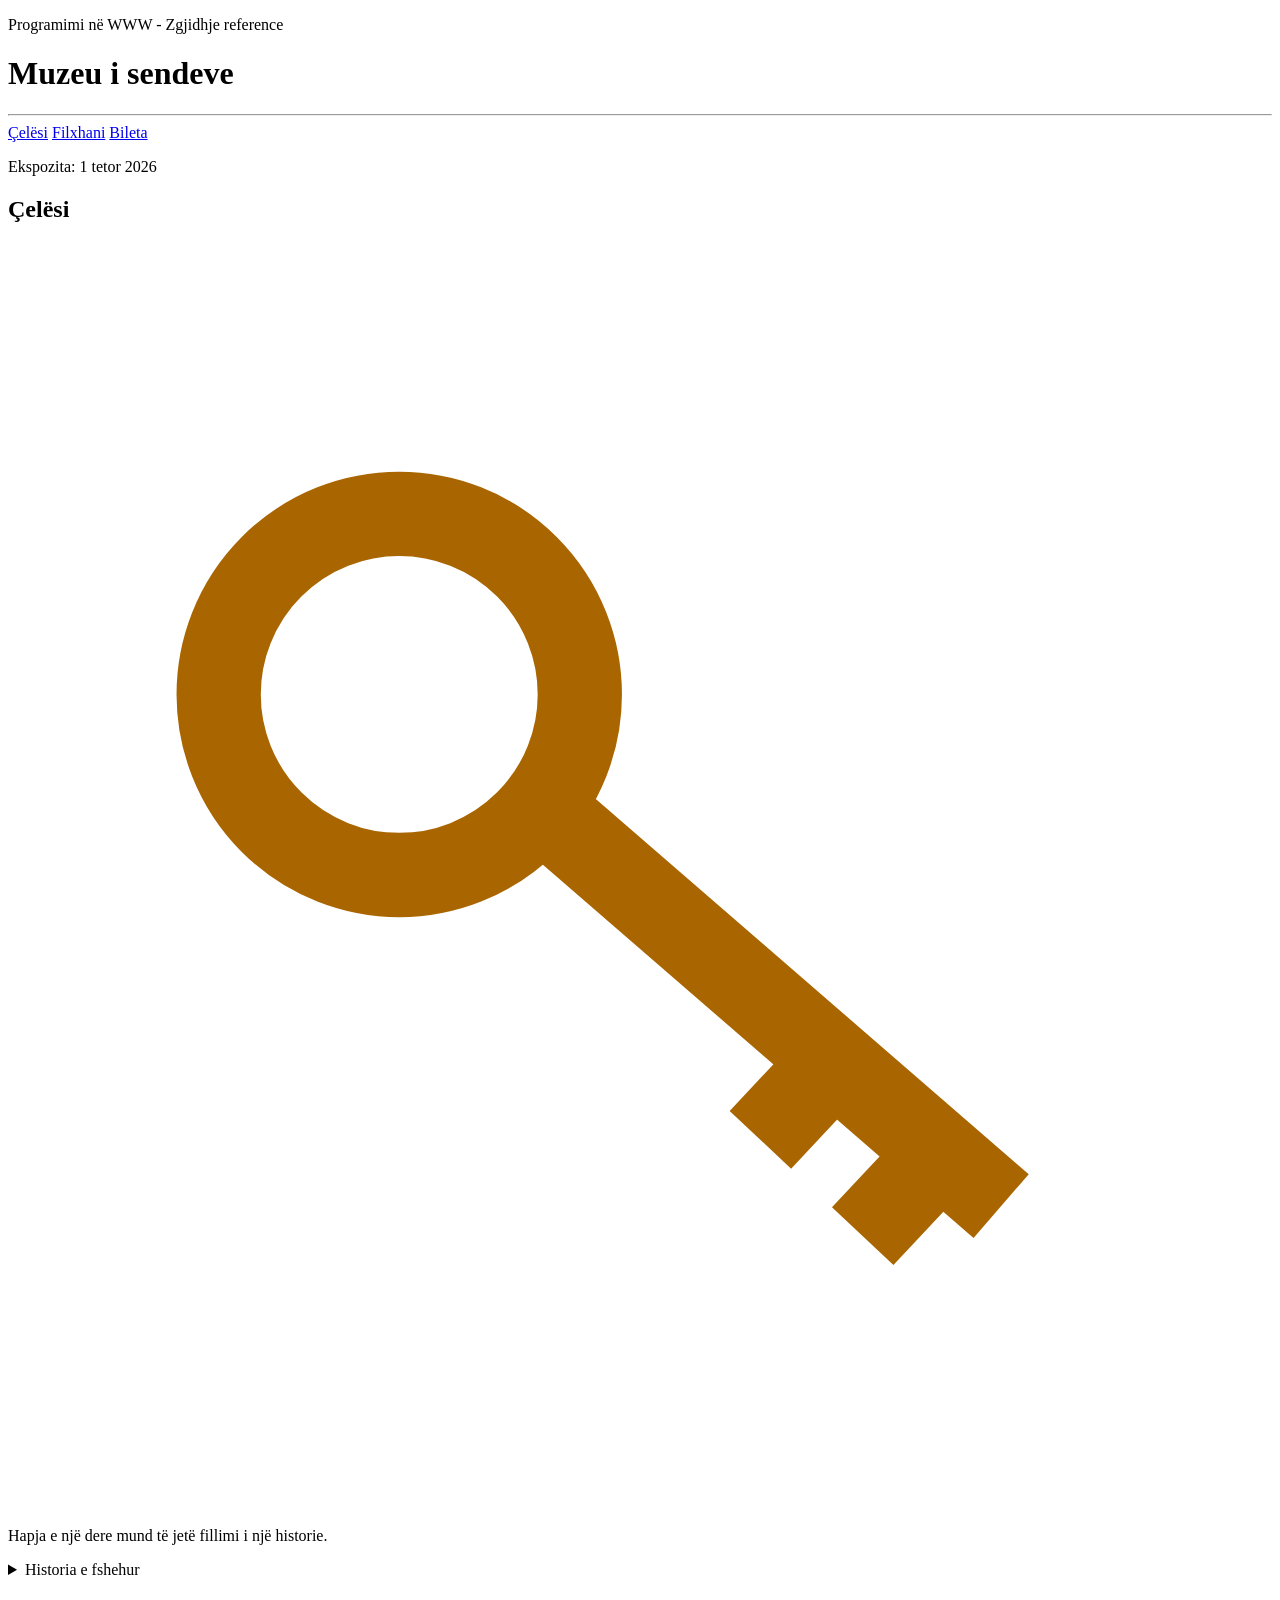
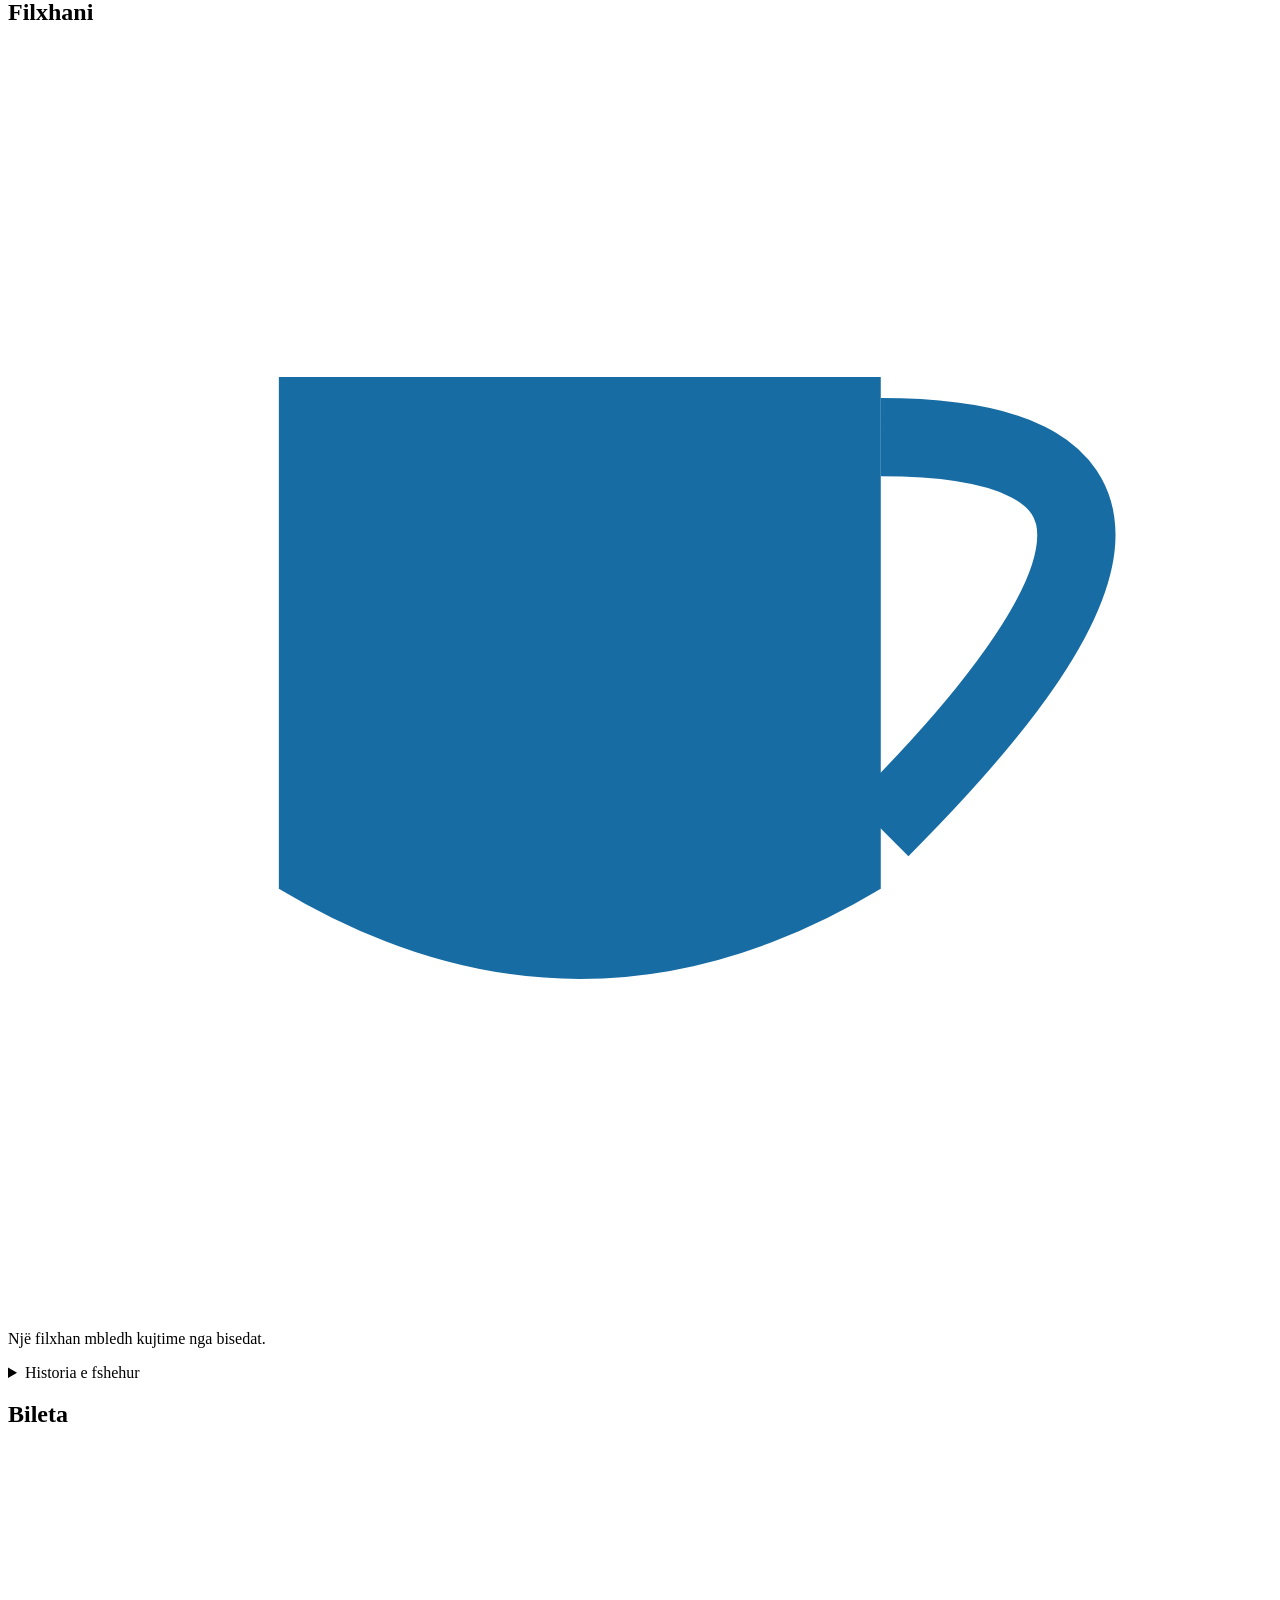
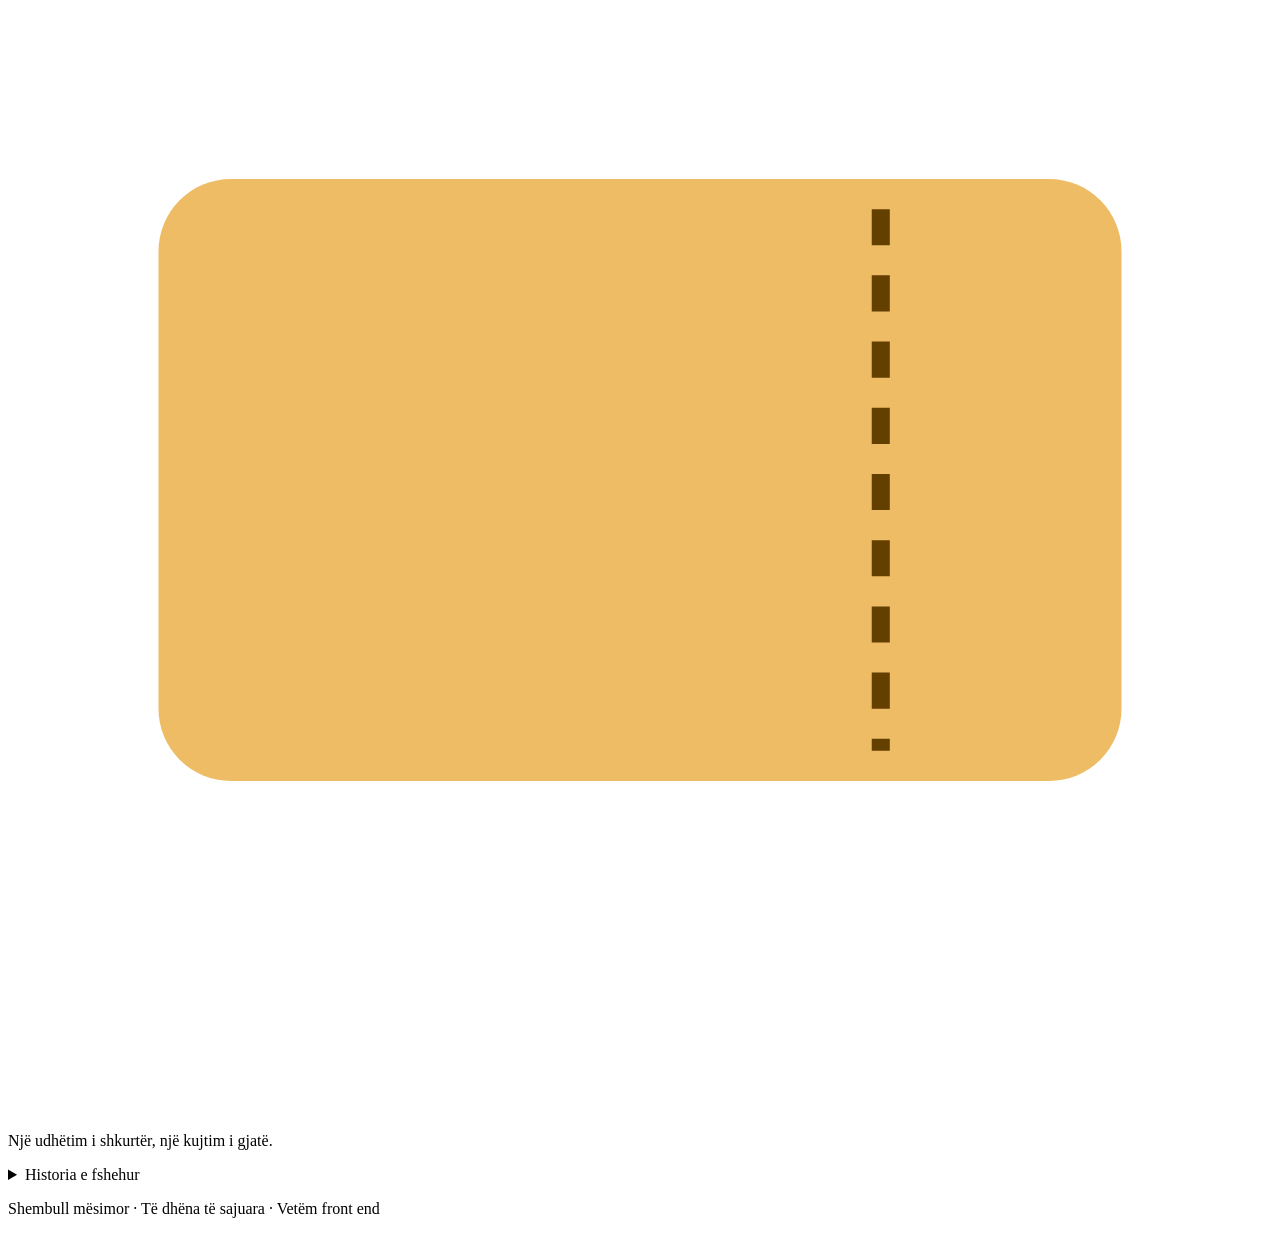
<file: JAVA2/index.html>
<!DOCTYPE html>
<html lang="sq">

<head>
    <meta charset="UTF-8">
    <title>Muzeu i sendeve</title>
</head>

<body>
    <p>Programimi në WWW - Zgjidhje reference</p>
    <h1>Muzeu i sendeve</h1>
    <hr>
    <nav>
        <a href="#celesi">Çelësi</a>
        <a href="#filxhani">Filxhani</a>
        <a href="#bileta">Bileta</a>
    </nav>

    <p>Ekspozita: 1 tetor 2026</p>
    <section id="celesi">

        <h2>Çelësi</h2>

        <img src="celesi.svg" alt="Çelësi">

        <p>
            Hapja e një dere mund të jetë fillimi i një historie.
        </p>

        <details>
            <summary>Historia e fshehur</summary>
            <p>
                Historia e çelësit.
            </p>
        </details>

    </section>
    <section id="filxhani">

        <h2>Filxhani</h2>

        <img src="filxhani.svg" alt="Filxhani">
        <p>
            Një filxhan mbledh kujtime nga bisedat.
        </p>
        <details>
            <summary>Historia e fshehur</summary>
            <p>
                Historia e filxhanit.
            </p>
        </details>
    </section>
    <section id="bileta">

        <h2>Bileta</h2>

        <img src="bileta.svg" alt="Bileta">

        <p>
            Një udhëtim i shkurtër, një kujtim i gjatë.
        </p>

        <details>
            <summary>Historia e fshehur</summary>
            <p>
                Historia e biletës.
            </p>
        </details>

    </section>
    <footer>
        <p>Shembull mësimor · Të dhëna të sajuara · Vetëm front end</p>
    </footer>

</body>

</html>
</file>
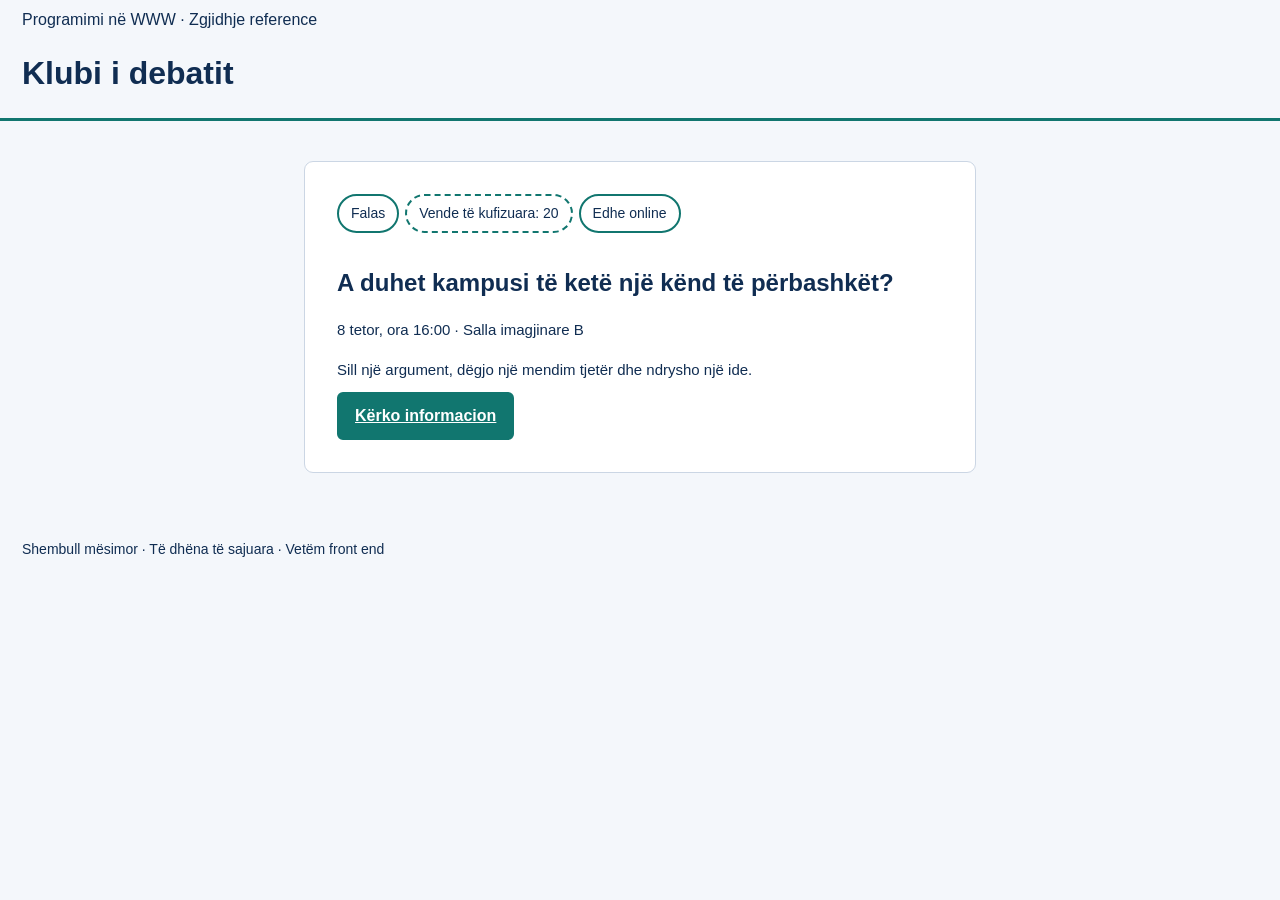
<file: JAVA3/index.html>
<!DOCTYPE html>
<html lang="sq">
<head>
    <meta charset="UTF-8">
    <meta name="viewport" content="width=device-width, initial-scale=1.0">
    <title>Klubi i debatit</title>
    <link rel="stylesheet" href="style.css">
</head>

<body>

    <header class="site-header">
        <p class="reference">
            Programimi në WWW · Zgjidhje reference
        </p>

        <h1>Klubi i debatit</h1>
    </header>


    <main class="main-content">

        <article class="debate-card">

            <div class="tags">
                <span class="tag tag-free">Falas</span>

                <span class="tag tag-limited">
                    Vende të kufizuara: 20
                </span>

                <span class="tag tag-online">
                    Edhe online
                </span>
            </div>


            <h2>
                A duhet kampusi të ketë një kënd të përbashkët?
            </h2>


            <p class="event-details">
                8 tetor, ora 16:00 · Salla imagjinare B
            </p>


            <p class="description">
                Sill një argument, dëgjo një mendim tjetër dhe ndrysho një ide.
            </p>


            <a class="register-link" href="#regjistrimi">
                Kërko informacion
            </a>

        </article>

    </main>


    <footer class="site-footer">
        Shembull mësimor · Të dhëna të sajuara · Vetëm front end
    </footer>

</body>
</html>
</file>
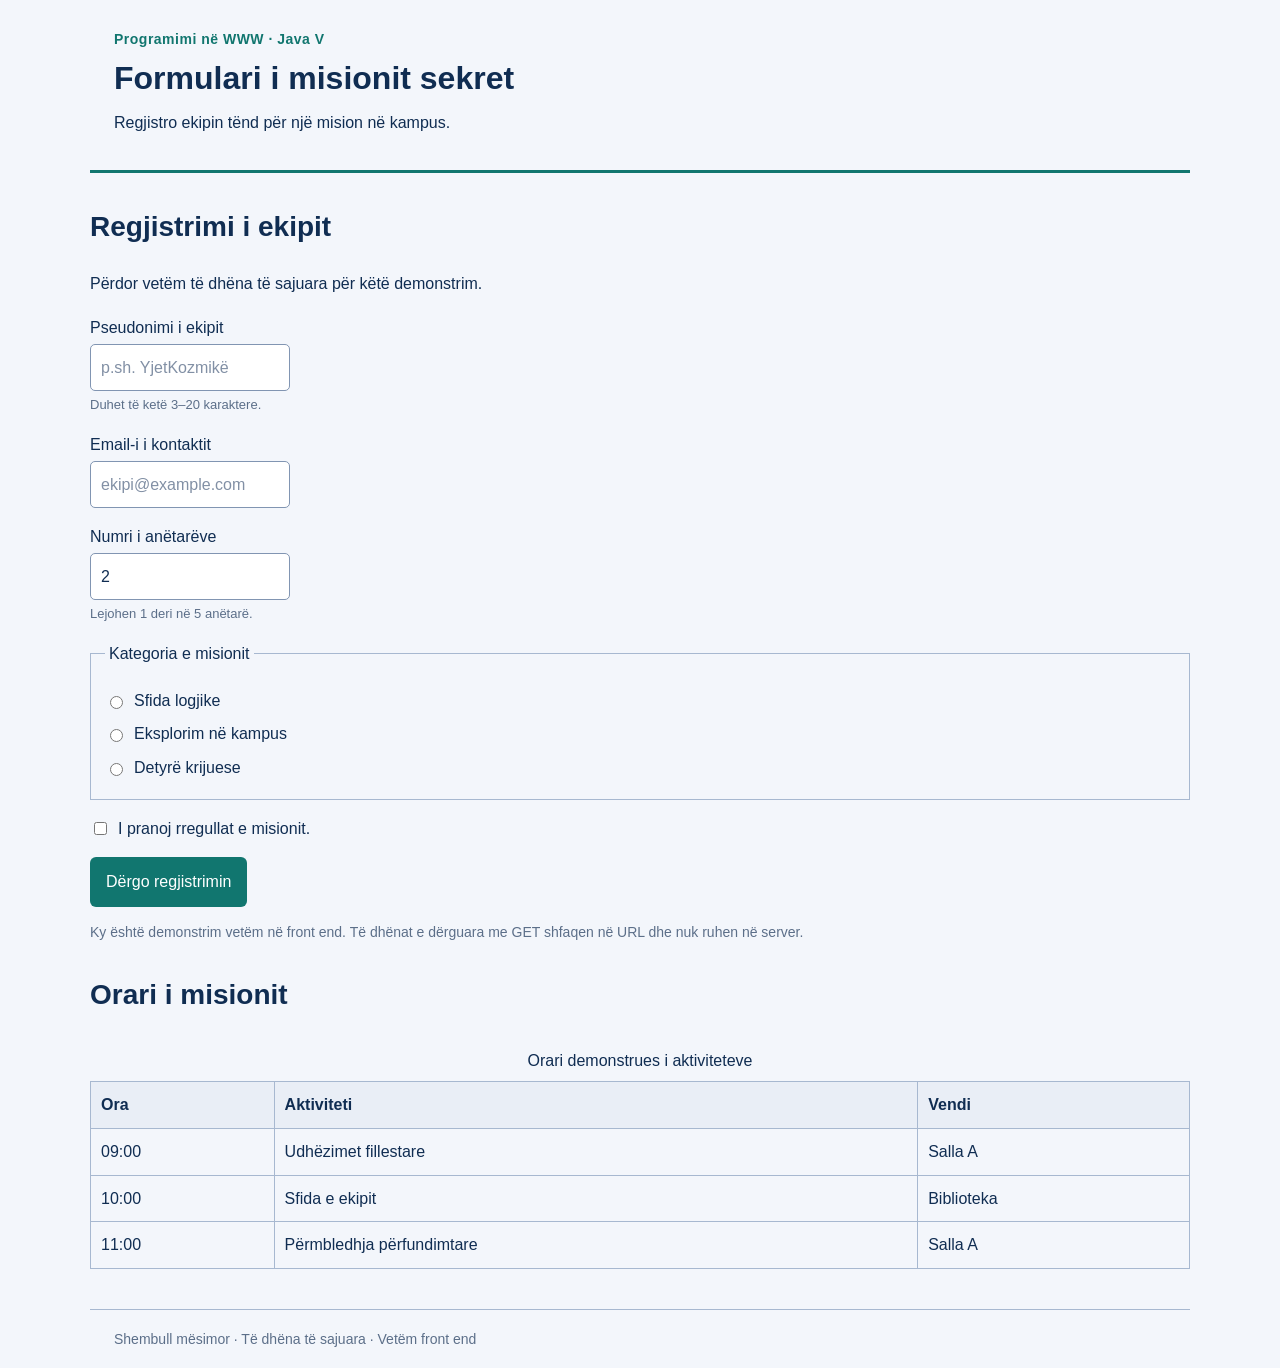
<file: JAVA5/index.html>
<!doctype html>
<html lang="sq">
<head>
  <meta charset="UTF-8">
  <meta name="viewport" content="width=device-width, initial-scale=1">
  <title>Formulari i misionit sekret</title>
  <link rel="stylesheet" href="style.css">
</head>
<body>
  <a class="skip" href="#main">Kalo te përmbajtja</a>
  <header class="site-header">
    <p class="eyebrow">Programimi në WWW · Java V</p>
    <h1>Formulari i misionit sekret</h1>
    <p>Regjistro ekipin tënd për një mision në kampus.</p>
  </header>

  <main id="main" class="layout">
    <section class="panel" aria-labelledby="form-title">
      <h2 id="form-title">Regjistrimi i ekipit</h2>
      <p class="muted">Përdor vetëm të dhëna të sajuara për këtë demonstrim.</p>
      <form action="pranuar.html" method="get">
        <div class="field">
          <label for="nickname">Pseudonimi i ekipit</label>
          <input id="nickname" name="pseudonimi" type="text" minlength="3" maxlength="20" required autocomplete="off" placeholder="p.sh. YjetKozmikë">
          <small>Duhet të ketë 3–20 karaktere.</small>
        </div>

        <div class="field">
          <label for="email">Email-i i kontaktit</label>
          <input id="email" name="email" type="email" required autocomplete="off" placeholder="ekipi@example.com">
        </div>

        <div class="field">
          <label for="members">Numri i anëtarëve</label>
          <input id="members" name="anetaret" type="number" min="1" max="5" required value="2">
          <small>Lejohen 1 deri në 5 anëtarë.</small>
        </div>

        <fieldset class="field">
          <legend>Kategoria e misionit</legend>
          <label class="choice"><input type="radio" name="kategoria" value="logjike" required> Sfida logjike</label>
          <label class="choice"><input type="radio" name="kategoria" value="eksplorim"> Eksplorim në kampus</label>
          <label class="choice"><input type="radio" name="kategoria" value="krijuese"> Detyrë krijuese</label>
        </fieldset>

        <div class="field">
          <label class="choice"><input type="checkbox" name="rregullat" value="pranuar" required> I pranoj rregullat e misionit.</label>
        </div>

        <button type="submit">Dërgo regjistrimin</button>
        <p class="note">Ky është demonstrim vetëm në front end. Të dhënat e dërguara me GET shfaqen në URL dhe nuk ruhen në server.</p>
      </form>
    </section>

    <section class="panel" aria-labelledby="schedule-title">
      <h2 id="schedule-title">Orari i misionit</h2>
      <div class="table-wrap">
        <table>
          <caption>Orari demonstrues i aktiviteteve</caption>
          <thead>
            <tr><th scope="col">Ora</th><th scope="col">Aktiviteti</th><th scope="col">Vendi</th></tr>
          </thead>
          <tbody>
            <tr><td>09:00</td><td>Udhëzimet fillestare</td><td>Salla A</td></tr>
            <tr><td>10:00</td><td>Sfida e ekipit</td><td>Biblioteka</td></tr>
            <tr><td>11:00</td><td>Përmbledhja përfundimtare</td><td>Salla A</td></tr>
          </tbody>
        </table>
      </div>
    </section>
  </main>
  <footer class="site-footer">Shembull mësimor · Të dhëna të sajuara · Vetëm front end</footer>
</body>
</html>
</file>
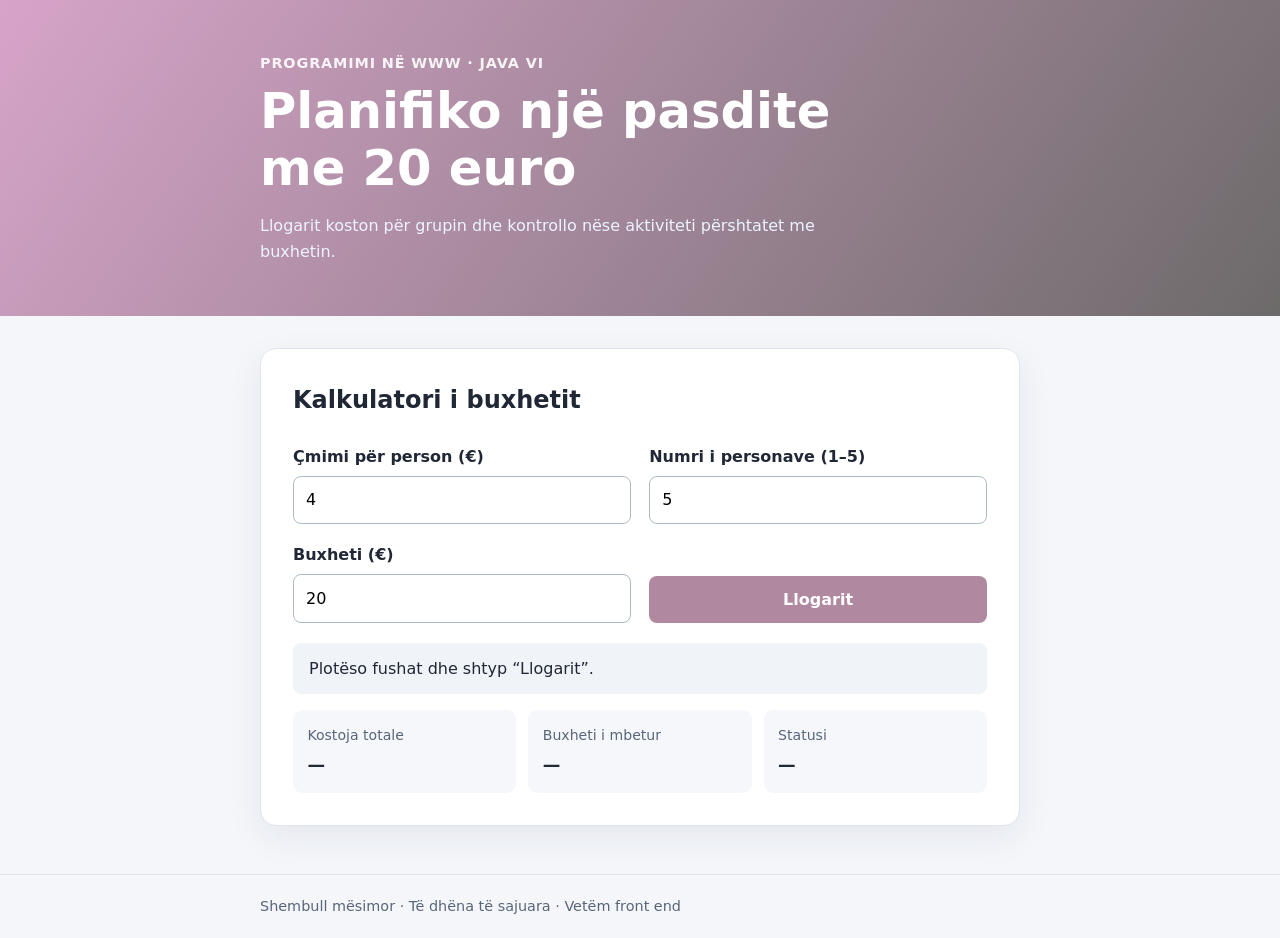
<file: JAVA6/index.html>
<!doctype html>
<html lang="sq">
<head>
  <meta charset="UTF-8">
  <meta name="viewport" content="width=device-width, initial-scale=1">
  <meta name="description" content="Kalkulator i thjeshtë për planifikimin e një pasditeje me buxhet të kufizuar.">
  <title>Planifiko një pasdite me 20 euro</title>
  <link rel="stylesheet" href="style.css">
  <script type="module" src="app.js"></script>
</head>
<body>
  <a class="skip-link" href="#main">Kalo te përmbajtja</a>

  <header class="site-header">
    <div class="container">
      <p class="eyebrow">Programimi në WWW · Java VI</p>
      <h1>Planifiko një pasdite me 20 euro</h1>
      <p class="intro">Llogarit koston për grupin dhe kontrollo nëse aktiviteti përshtatet me buxhetin.</p>
    </div>
  </header>

  <main id="main" class="container">
    <section class="calculator" aria-labelledby="form-title">
      <h2 id="form-title">Kalkulatori i buxhetit</h2>
      <form id="budget-form">
        <div class="field">
          <label for="price">Çmimi për person (€)</label>
          <input id="price" name="price" type="number" min="0" step="0.01" value="4" required>
        </div>
        <div class="field">
          <label for="people">Numri i personave (1–5)</label>
          <input id="people" name="people" type="number" min="1" max="5" step="1" value="5" required>
        </div>
        <div class="field">
          <label for="budget">Buxheti (€)</label>
          <input id="budget" name="budget" type="number" min="0" step="0.01" value="20" required>
        </div>
        <button type="submit">Llogarit</button>
      </form>

      <p id="message" class="message" role="status" aria-live="polite">Plotëso fushat dhe shtyp “Llogarit”.</p>
      <dl id="results" class="results" aria-label="Rezultatet e llogaritjes" hidden>
        <div><dt>Kostoja totale</dt><dd id="total">—</dd></div>
        <div><dt>Buxheti i mbetur</dt><dd id="remaining">—</dd></div>
        <div><dt>Statusi</dt><dd id="status">—</dd></div>
      </dl>
    </section>
  </main>

  <footer>
    <div class="container">Shembull mësimor · Të dhëna të sajuara · Vetëm front end</div>
  </footer>
</body>
</html>
</file>
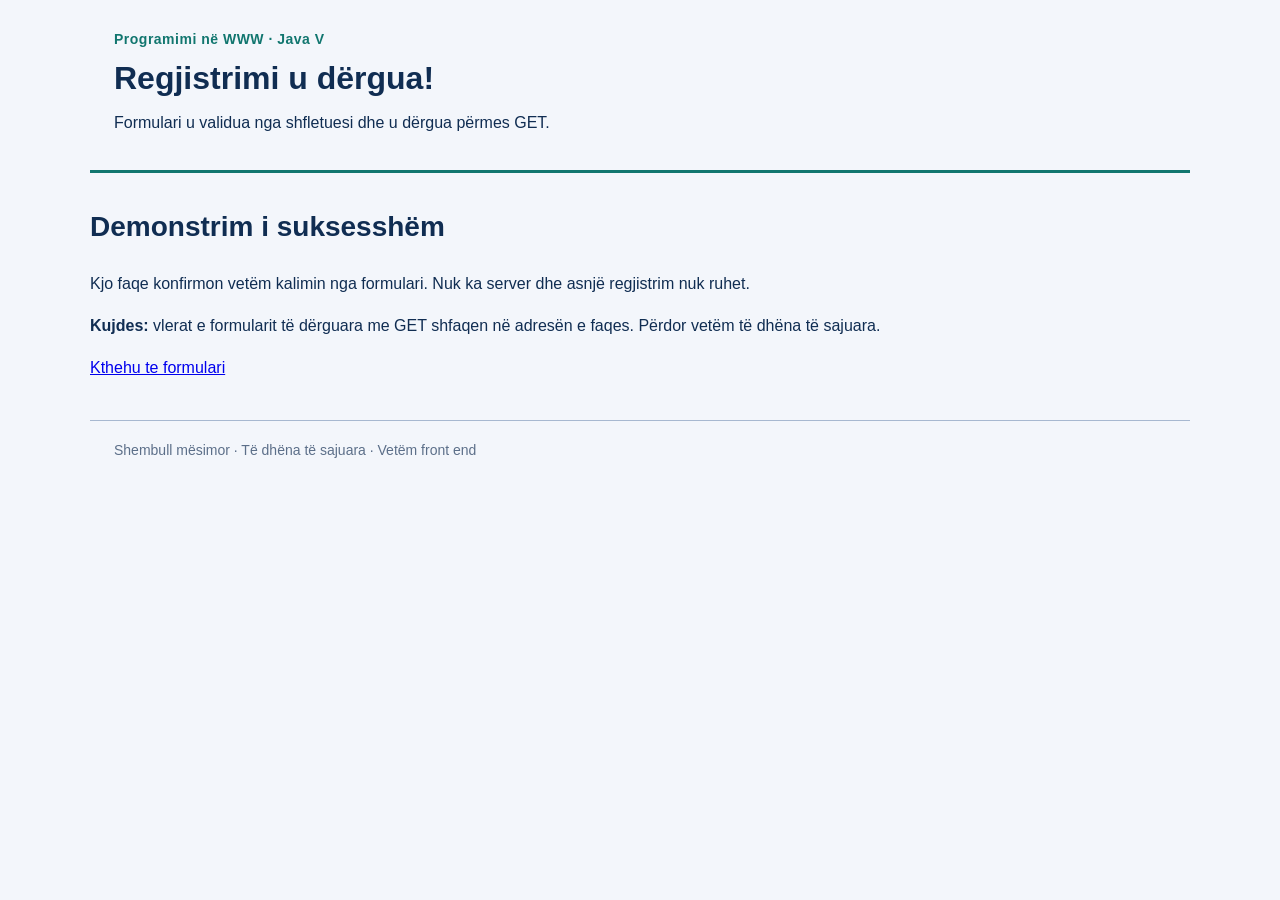
<file: JAVA5/pranuar.html>
<!doctype html>
<html lang="sq">
<head>
  <meta charset="UTF-8">
  <meta name="viewport" content="width=device-width, initial-scale=1">
  <title>Regjistrimi u dërgua</title>
  <link rel="stylesheet" href="style.css">
</head>
<body>
  <a class="skip" href="#main">Kalo te përmbajtja</a>
  <header class="site-header">
    <p class="eyebrow">Programimi në WWW · Java V</p>
    <h1>Regjistrimi u dërgua!</h1>
    <p>Formulari u validua nga shfletuesi dhe u dërgua përmes GET.</p>
  </header>
  <main id="main" class="layout">
    <section class="panel">
      <h2>Demonstrim i suksesshëm</h2>
      <p>Kjo faqe konfirmon vetëm kalimin nga formulari. Nuk ka server dhe asnjë regjistrim nuk ruhet.</p>
      <p><strong>Kujdes:</strong> vlerat e formularit të dërguara me GET shfaqen në adresën e faqes. Përdor vetëm të dhëna të sajuara.</p>
      <p><a href="index.html">Kthehu te formulari</a></p>
    </section>
  </main>
  <footer class="site-footer">Shembull mësimor · Të dhëna të sajuara · Vetëm front end</footer>
</body>
</html>
</file>
<file: JAVA3/style.css>
:root {
    --color-bg: #f4f7fb;
    --color-text: #102d52;
    --color-accent: #11766f;
    --color-border: #cbd6e4;
    --color-card: #ffffff;

    --space-page: 22px;
    --space-card: 32px;

    --radius-card: 9px;
}



* {
    box-sizing: border-box;
}


html {
    font-size: 16px;
}


body {
    margin: 0;
    min-width: 0;

    background: var(--color-bg);
    color: var(--color-text);

    font-family: Arial, Helvetica, sans-serif;
    line-height: 1.5;
}



.site-header {
    padding: 8px var(--space-page) 26px;

    border-bottom: 3px solid var(--color-accent);
}


.reference {
    margin: 0 0 22px;
    font-size: 16px;
}


.site-header h1 {
    margin: 0;

    font-size: 32px;
    line-height: 1.2;
}




.main-content {
    width: 100%;
    padding: 40px 16px 0;
}


.debate-card {
    width: 100%;
    max-width: 672px;

    margin: 0 auto;
    padding: var(--space-card);

    background: var(--color-card);

    border: 1px solid var(--color-border);
    border-radius: var(--radius-card);
}




.tags {
    display: flex;
    flex-wrap: wrap;

    gap: 6px;

    margin-bottom: 34px;
}


.tag {
    display: inline-block;

    padding: 7px 12px;

    border: 2px solid var(--color-accent);
    border-radius: 999px;

    background: white;
    color: var(--color-text);

    font-size: 14px;
}


.tag-limited {
    border-style: dashed;
}




.debate-card h2 {
    margin: 0 0 20px;

    font-size: 24px;
    line-height: 1.3;
}




.event-details {
    margin: 0 0 18px;
    font-size: 15px;
}


.description {
    margin: 0 0 10px;
    font-size: 15px;
}




.register-link {
    display: inline-block;

    margin-top: 0;
    padding: 10px 16px;

    border: 2px solid var(--color-accent);
    border-radius: 6px;

    background: var(--color-accent);
    color: white;

    font-weight: bold;
    text-decoration: underline;
}




.register-link:hover {
    background: #0d625d;
}



.register-link:focus-visible {
    outline: 3px solid #102d52;
    outline-offset: 4px;
}




.site-footer {
    padding: 66px var(--space-page) 20px;

    font-size: 14px;
}



@media (max-width: 520px) {

    :root {
        --space-page: 16px;
        --space-card: 20px;
    }


    .site-header {
        padding-bottom: 22px;
    }


    .site-header h1 {
        font-size: 27px;
    }


    .main-content {
        padding-top: 24px;
    }


    .debate-card {
        max-width: none;
    }


    .tags {
        margin-bottom: 26px;
    }


    .tag {
        font-size: 13px;
        padding: 6px 10px;
    }


    .debate-card h2 {
        font-size: 21px;
    }


    .site-footer {
        padding-top: 40px;
    }
}
</file>
<file: JAVA5/style.css>
:root {
    --bg: #f3f6fb;
    --text: #102d52;
    --accent: #11766f;
    --border: #a7b8d0;
    --card: #ffffff;
    --muted: #5c6f89;
}

* {
    box-sizing: border-box;
}

html {
    scroll-behavior: smooth;
}

body {
    margin: 0;
    padding: 0 40px;
    background-color: var(--bg);
    color: var(--text);
    font-family: Arial, Helvetica, sans-serif;
    font-size: 16px;
    line-height: 1.6;
}

.site-header {
    max-width: 1100px;
    margin: 0 auto;
    padding: 20px 24px 26px;
    border-bottom: 3px solid var(--accent);
}

.site-header h1 {
    margin: 0 0 10px;
    font-size: 32px;
    line-height: 1.3;
    color: var(--text);
}

.site-header p {
    margin: 8px 0;
}

.eyebrow {
    color: var(--accent);
    font-size: 14px;
    font-weight: bold;
    letter-spacing: 0.5px;
}

.skip {
    position: absolute;
    left: -9999px;
    top: 10px;
    padding: 10px 14px;
    background-color: var(--accent);
    color: white;
    border-radius: 5px;
    z-index: 10;
}

.skip:focus {
    left: 10px;
}

.layout {
    max-width: 1100px;
    margin: 32px auto;
}

.panel {
    margin-bottom: 30px;
}

.panel h2 {
    margin: 0 0 22px;
    font-size: 28px;
    color: var(--text);
}

.muted {
    margin-bottom: 18px;
    color: var(--text);
}

form {
    width: 100%;
}

.field {
    margin: 0 0 16px;
}

.field > label:not(.choice),
.field > legend {
    display: block;
    margin-bottom: 3px;
}

input[type="text"],
input[type="email"],
input[type="number"] {
    display: block;
    width: 200px;
    max-width: 100%;
    min-height: 45px;
    padding: 10px;
    border: 1px solid #8195b2;
    border-radius: 5px;
    background-color: var(--card);
    color: var(--text);
    font: inherit;
}

input::placeholder {
    color: #8290a5;
    opacity: 1;
}

input:focus {
    outline: 2px solid var(--accent);
    outline-offset: 2px;
}

.field small {
    display: block;
    margin-top: 4px;
    color: var(--muted);
    font-size: 13px;
}

fieldset.field {
    min-width: 0;
    padding: 10px 14px;
    border: 1px solid var(--border);
}

fieldset legend {
    padding: 0 4px;
}

.choice {
    display: flex;
    align-items: center;
    gap: 8px;
    margin: 8px 0;
    cursor: pointer;
}

input[type="radio"],
input[type="checkbox"] {
    accent-color: var(--accent);
    cursor: pointer;
}

button {
    display: inline-block;
    padding: 12px 16px;
    border: 0;
    border-radius: 6px;
    background-color: var(--accent);
    color: white;
    font: inherit;
    cursor: pointer;
    transition: background-color 0.2s ease;
}

button:hover {
    background-color: #0b5c56;
}

button:focus-visible {
    outline: 3px solid var(--text);
    outline-offset: 3px;
}

.note {
    max-width: 750px;
    margin-top: 14px;
    color: var(--muted);
    font-size: 14px;
}

.table-wrap {
    width: 100%;
    overflow-x: auto;
}

table {
    width: 100%;
    border-collapse: collapse;
    text-align: left;
}

caption {
    padding: 8px;
    color: var(--text);
    caption-side: top;
}

th,
td {
    padding: 10px;
    border: 1px solid var(--border);
    text-align: left;
}

th {
    background-color: #e9eef6;
    color: var(--text);
    font-weight: bold;
}

tbody tr:hover {
    background-color: #eaf2f4;
}

.site-footer {
    max-width: 1100px;
    margin: 40px auto 0;
    padding: 18px 24px;
    border-top: 1px solid var(--border);
    color: var(--muted);
    font-size: 14px;
}

@media (max-width: 600px) {
    body {
        padding: 0 16px;
    }

    .site-header {
        padding: 20px 4px;
    }

    .site-header h1 {
        font-size: 25px;
    }

    .layout {
        margin-top: 24px;
    }

    .panel h2 {
        font-size: 23px;
    }

    input[type="text"],
    input[type="email"],
    input[type="number"] {
        width: 100%;
    }

    th,
    td {
        padding: 8px;
    }

    .site-footer {
        padding: 16px 4px;
    }
}
</file>
<file: JAVA6/style.css>
* {
  box-sizing: border-box;
}

:root {
  color-scheme: light;
  font-family: system-ui, -apple-system, BlinkMacSystemFont, "Segoe UI", sans-serif;
  color: #202735;
  background: #f4f6fa;
}

body {
  margin: 0;
  min-width: 320px;
  line-height: 1.6;
}

.container {
  width: min(100% - 2rem, 760px);
  margin-inline: auto;
}

.skip-link {
  position: absolute;
  top: -4rem;
  left: 1rem;
  z-index: 2;
  padding: .65rem 1rem;
  color: white;
  background: #202735;
  border-radius: .4rem;
}

.skip-link:focus {
  top: 1rem;
}

.site-header {
  padding: 3.25rem 0;
  color: white;
  background: linear-gradient(125deg, #d7a4c9, #6d6a6a);
}

.eyebrow {
  margin: 0 0 .5rem;
  font-size: .9rem;
  font-weight: 700;
  letter-spacing: .06em;
  text-transform: uppercase;
  opacity: .9;
}

h1 {
  max-width: 650px;
  margin: 0;
  font-size: clamp(2rem, 6vw, 3.1rem);
  line-height: 1.15;
}

.intro {
  max-width: 600px;
  margin: 1rem 0 0;
  color: #edf3ff;
}

.calculator {
  margin: 2rem 0 3rem;
  padding: clamp(1.25rem, 4vw, 2rem);
  background: white;
  border: 1px solid #e0e5ed;
  border-radius: 1rem;
  box-shadow: 0 12px 35px rgb(32 39 53 / 7%);
}

h2 {
  margin: 0 0 1.5rem;
  font-size: 1.5rem;
}

#budget-form {
  display: grid;
  grid-template-columns: repeat(2, minmax(0, 1fr));
  gap: 1.15rem;
}

.field {
  display: grid;
  gap: .4rem;
}

.field label {
  font-weight: 650;
}

.field input {
  width: 100%;
  min-height: 2.8rem;
  padding: .65rem .75rem;
  border: 1px solid #aeb9c9;
  border-radius: .5rem;
  font: inherit;
}

.field input:focus-visible,
button:focus-visible {
  outline: 3px solid #91baff;
  outline-offset: 2px;
}

button {
  align-self: end;
  min-height: 2.8rem;
  padding: .65rem 1.1rem;
  color: white;
  background: #b089a1;
  border: 0;
  border-radius: .5rem;
  font: inherit;
  font-weight: 700;
  cursor: pointer;
}

button:hover {
  background: #e0b0d2;
}

.message {
  margin: 1.25rem 0 0;
  padding: .8rem 1rem;
  background: #f0f3f8;
  border-radius: .5rem;
}

.message.success {
  color: #155b36;
  background: #e8f6ed;
}

.message.warning,
.message.error {
  color: #8a351f;
  background: #fff0e9;
}

.results {
  display: grid;
  grid-template-columns: repeat(3, minmax(0, 1fr));
  gap: .75rem;
  margin: 1rem 0 0;
}

.results div {
  min-width: 0;
  padding: .9rem;
  background: #f5f7fa;
  border-radius: .6rem;
}

.results dt {
  color: #596579;
  font-size: .88rem;
}

.results dd {
  margin: .25rem 0 0;
  font-size: 1.1rem;
  font-weight: 750;
  overflow-wrap: anywhere;
}

footer {
  padding: 1.25rem 0;
  color: #596579;
  font-size: .9rem;
  border-top: 1px solid #e0e5ed;
}

@media (max-width: 560px) {
  #budget-form,
  .results {
    grid-template-columns: 1fr;
  }

  .site-header {
    padding: 2.5rem 0;
  }
}
</file>
